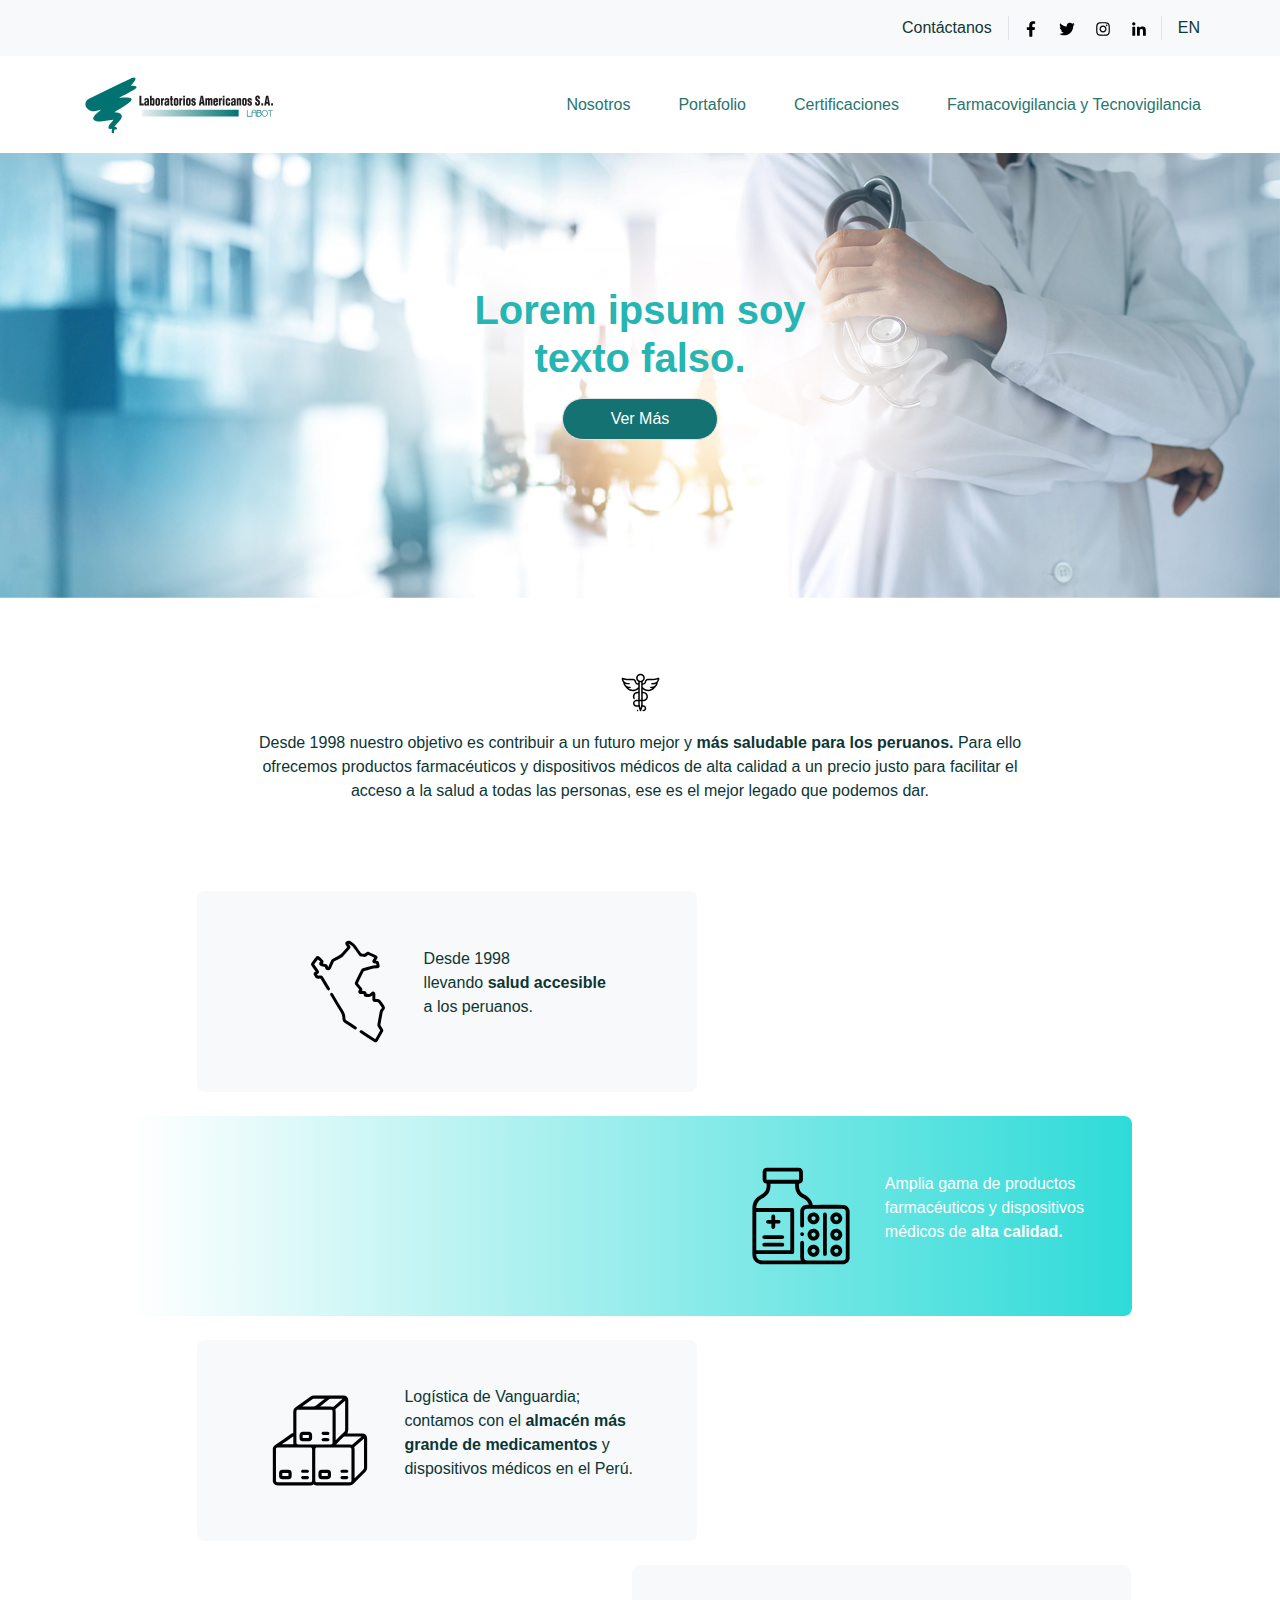
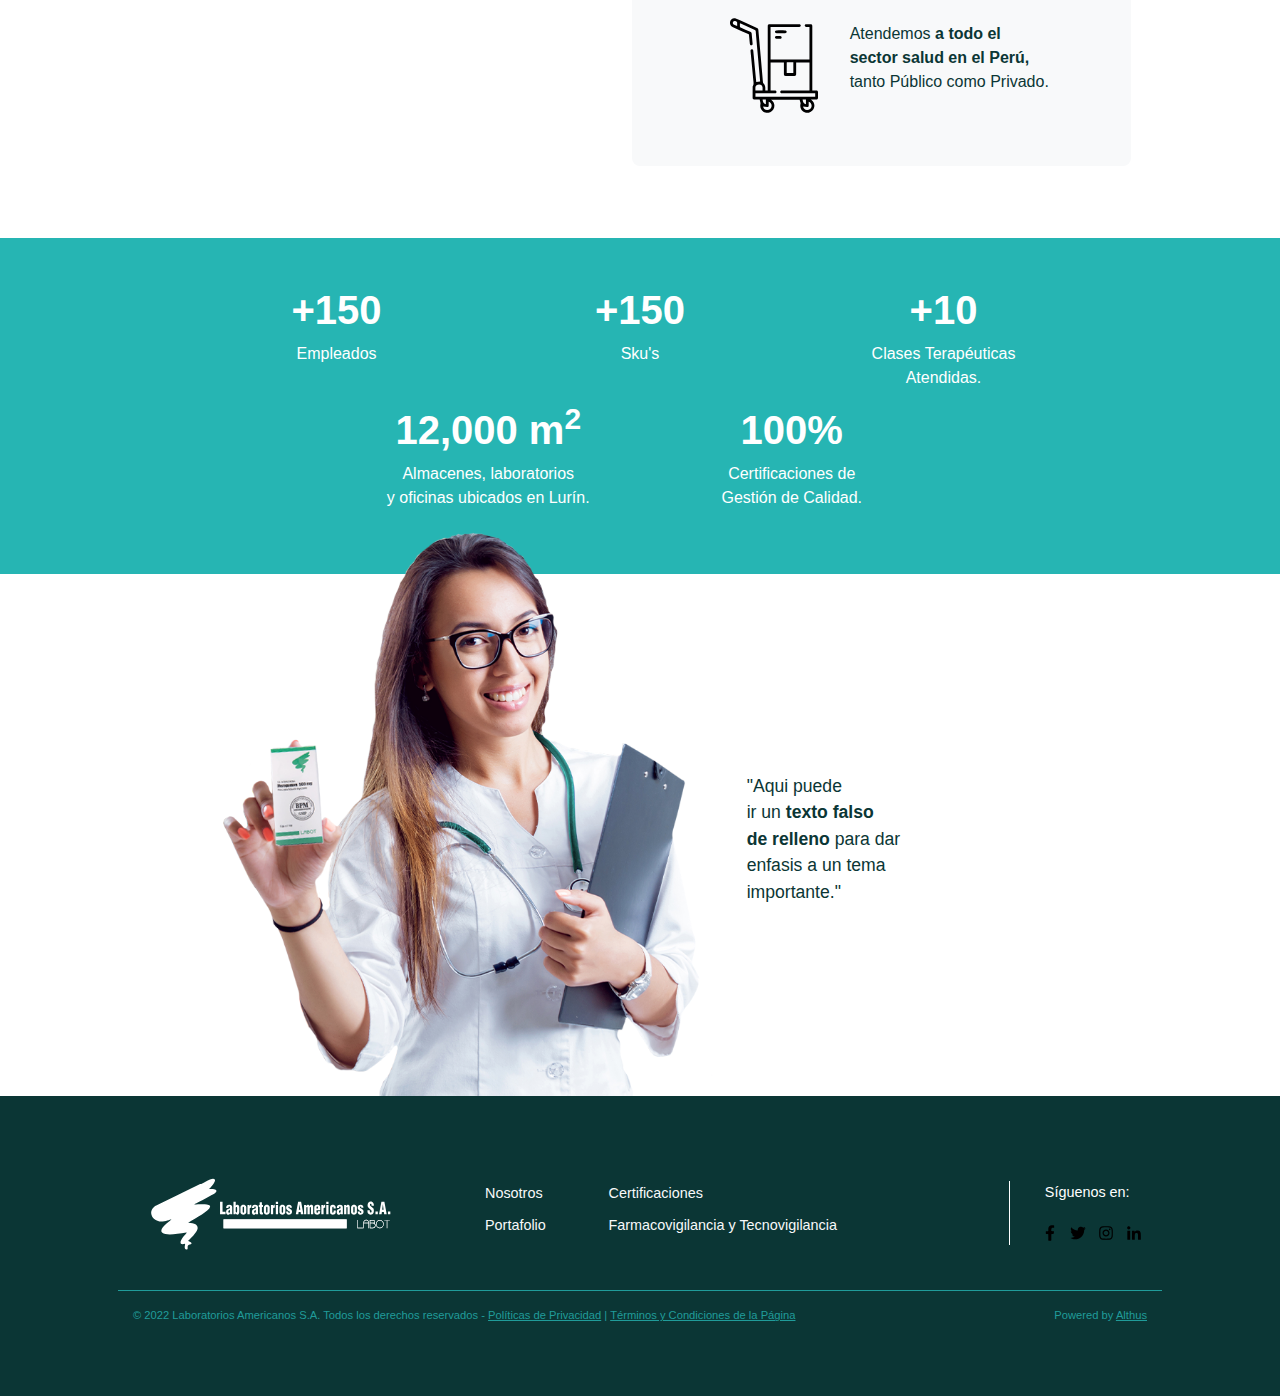
<file: index.html>
<!DOCTYPE html>
<html lang="en">
<head>
    <meta charset="UTF-8">
    <meta http-equiv="X-UA-Compatible" content="IE=edge">
    <meta name="viewport" content="width=device-width, initial-scale=1.0">
    <title>Laboratorios Americanos S.A. | LABOT</title>
    <link rel="stylesheet" href="css/bootstrap.min.css">
    <link rel="stylesheet" href="css/style.css">
</head>
<body>
    <!-- Parte superior de la Barra de Navegación -->
    <nav class="section-pre nav navbar navbar-expand navbar-light bg-light">
        <div class="container-fluid px-3">
            <ul class="navbar-nav ml-auto pr-5 align-items-center w-sm-100">
                <li class="nav-item">
                    <a class="nav-link border-right p-0 pr-3" href="#" style="color: rgb(18, 54, 51);">Contáctanos</a>
                </li>
                <li class="nav-item">
                    <a class="nav-link px-0 mx-2" href="#">
                        <img src="img/rrssFacebook.svg" width="20" alt="Facebook" class="ml-1">
                    </a>
                </li>
                <li class="nav-item">
                    <a class="nav-link px-0 mx-2" href="#">
                        <img src="img/rrssTwitter.svg" width="20" alt="Twitter">
                    </a>
                </li>
                <li class="nav-item">
                    <a class="nav-link px-0 mx-2" href="#">
                        <img src="img/rrssInstagram.svg" width="20" alt="Instagram">
                    </a>
                </li>
                <li class="nav-item">
                    <a class="nav-link px-0 mx-2" href="#">
                        <img src="img/rrssLinkedIn.svg" width="20" alt="LinkedIn" class="mr-1">
                    </a>
                </li>
                <li class="nav-item">
                    <a class="nav-link border-left p-0 pl-3" href="#" style="color: rgb(18, 54, 51);">EN</a>
                </li>
            </ul>
        </div>
    </nav>

    <!-- Logo y Barra de Navegación -->
    <nav class="navbar navbar-expand-md navbar-light">
        <div class="container-fluid">
            <a class="navbar-brand pl-md-5 pl-0" href="index.html">
                <img src="img/LogoLabot.svg" alt="logo" width="200">
            </a>

            <button class="navbar-toggler mr-4" type="button" data-toggle="collapse" data-target="#navbarSupportedContent" aria-controls="navbarSupportedContent" aria-expanded="false" aria-label="Toggle navigation">
                <span class="navbar-toggler-icon"></span>
            </button>

            <div class="collapse navbar-collapse pr-4" id="navbarSupportedContent">
                <ul class="navbar-nav ml-auto">
                    <li class="nav-item"><a class="nav-link mx-3" href="nosotros.html" style="color: rgb(39, 117, 111)">Nosotros</a></li>
                    <li class="nav-item"><a class="nav-link mx-3" href="portafolio.html" style="color: rgb(39, 117, 111)">Portafolio</a></li>
                    <li class="nav-item"><a class="nav-link mx-3" href="#" style="color: rgb(39, 117, 111)">Certificaciones</a></li>
                    <li class="nav-item"><a class="nav-link mx-3" href="#" style="color: rgb(39, 117, 111)">Farmacovigilancia y Tecnovigilancia</a></li>
                </ul>
            </div>
        </div>
    </nav>
    
    <!-- Cabecera -->
    <div class="container-fluid d-flex align-items-center position-relative" id="box-search"> 
        <div class="row section-image">
            <div class="image">
                <img src="img/BannerHome.jpg" alt="" class="img-fluid">
            </div>
            <div class="container-fluid section-0 text-center position-absolute w-sm-25" style="top: 30%;"> 
                <h1 class="font-weight-bold p-0" style="color: rgb(38, 181, 179);">Lorem ipsum soy <br>texto falso.</br></h1>
                <button class="rounded-pill border text-center px-4 px-sm-5 py-1 py-sm-2 my-2" style="background-color: rgb(21, 114, 114); color: white;">Ver Más</button> 
            </div>
        </div> 
    </div>

    <!-- Tema Principal -->
    <div class="container-fluid my-5">
        <div class="row">
            <div class="col d-flex flex-column align-items-center mx-lg-5 my-4">
                <img src="img/home001.svg" alt="home001" width="45">
                <div class="tema-principal text-center mx-5">
                    <p class="pt-3 col-sm-9 mx-auto" style="color: rgb(11, 54, 53);">Desde 1998 nuestro objetivo es contribuir a un futuro mejor y <b>más saludable para los peruanos.</b> Para ello ofrecemos productos farmacéuticos y dispositivos médicos de alta calidad a un precio justo para facilitar el acceso a la salud a todas las personas, ese es el mejor legado que podemos dar.</p>
                </div>
            </div>
        </div>
    </div>

    <!-- Características de la empresa -->
    <div class="container">
        <div class="row">
            <div class="container-fluid">
                <div class="section-1 d-flex align-items-center justify-content-center mb-4 bg-light" style="border-radius: 8px;">
                    <img src="img/home002.svg" width="120" alt="home002" class="mr-3">
                    <p style="color: rgb(11, 54, 53);">Desde 1998<br> llevando <b>salud accesible<br></b> a los peruanos.</p>
                </div>
            </div>
        </div>
        <div class="row">
            <div class="container-fluid">
                <div class="section-2 d-flex align-items-center justify-content-end mb-4 bg-danger pr-sm-5">
                    <img src="img/home003.svg" width="120" alt="home003" class="mr-4" style="transform: scaleX(-1);">
                    <p style="color: white">Amplia gama de productos<br> farmacéuticos y dispositivos<br> médicos de <b>alta calidad.</b></p>
                </div>
            </div>
        </div>
        <div class="row">
            <div class="container-fluid">
                <div class="section-1 d-flex align-items-center justify-content-center mb-4 bg-light" style="border-radius: 8px;">
                    <img src="img/home004.svg" width="120" alt="home004" class="mr-4">
                    <p style="color: rgb(11, 54, 53);">Logística de Vanguardia;<br> contamos con el <b>almacén más<br> grande de medicamentos</b> y<br> dispositivos médicos en el Perú.</p>
                </div>
            </div>
        </div>
        <div class="row">
            <div class="container-fluid d-flex justify-content-end">
                <div class="section-4 d-flex align-items-center justify-content-center mb-4 bg-light" style="border-radius: 8px;">
                    <img src="img/home005.svg" width="120" alt="home005" class="mr-3">
                    <p style="color: rgb(11, 54, 53);">Atendemos <b>a todo el<br> sector salud en el Perú,</b><br> tanto Público como Privado.</p>
                </div>
            </div>
        </div>
    </div>

    <!-- Contador o cantidad -->
    <div class="container-fluid py-5 px-5 my-5" style="background-color: rgb(38, 181, 179); color: white;">
        <div class="row section-5 d-flex justify-content-center">
            <div class="col-sm-2 col-12 text-center">
                <h2 class="h1 font-weight-bold">+150</h2>
                <p>Empleados</p>
            </div>
            <div class="col-sm-4 col-12 text-center">
                <h2 class="h1 font-weight-bold">+150</h2>
                <p>Sku's</p>
            </div>
            <div class="col-sm-2 col-12 text-center">
                <h2 class="h1 font-weight-bold">+10</h2>
                <p>Clases Terapéuticas<br> Atendidas.</p>
            </div>
        </div>
        <div class="row section-5 d-flex justify-content-center">
            <div class="col-sm-3 col-12 text-center">
                <h2 class="h1 font-weight-bold">12,000 m<sup>2</sup></h2>
                <p>Almacenes, laboratorios<br> y oficinas ubicados en Lurín.</p>
            </div>
            <div class="col-sm-3 col-12 text-center">
                <h2 class="h1 font-weight-bold">100%</h2>
                <p>Certificaciones de<br> Gestión de Calidad.</p>
            </div>
        </div>
    </div>


    <!-- Pequeña sección de mujer con texto --> 
    <div class="container-fluid position-relative">
        <div class="row section-6 d-flex align-items-center justify-content-start">
            <div class="position-absolute offset-md-2" style="top: -20.6%;">
                <img src="img/Chica-home.png" width="500" alt="" class="img-fluid">
            </div>
            <div class="offset-7 d-none d-md-block">
                <p style="color: rgb(11, 54, 53); font-size: 1.1rem;">"Aqui puede<br> ir un <b>texto falso<br> de relleno</b> para dar<br> enfasis a un tema<br> importante."</p>
            </div>
        </div>
    </div>

    <!-- Footer-->
    <div class="container-fluid mt-4 py-5 position-relative" style="background-color: rgb(11, 54, 53); color: white;">
        <div class="section-footer row container d-flex align-items-center mx-auto py-4">
            <div class="col-12 col-sm-4 text-center">
                <img src="img/LogoLabot-blanco.svg" alt="LogoBlanco" class="w-75 img-fluid">
            </div>
            <div class="col-8 col-sm-6">
                <div class="row container">
                    <div class="col-12 col-sm-3 mb-2">
                        <a class="text-light" href="nosotros.html" style="font-size: .9rem;">Nosotros</a>
                    </div>
                    <div class="col-12 col-sm-7 mb-2">
                        <a class="text-light" href="#" style="font-size: .9rem; color: white;">Certificaciones</a>
                    </div>
                    <div class="col-12 col-sm-3 mb-2">
                        <a class="text-light" href="portafolio.html" style="font-size: .9rem; color: white;">Portafolio</a>
                    </div>
                    <div class="col-12 col-sm-7 mb-2">
                        <a class="text-light" href="#" style="font-size: .9rem; color: white;">Farmacovigilancia y Tecnovigilancia</a>
                    </div>
                </div>
            </div>
            <div class="col-sm-2 col-12 text-center d-flex justify-content-center align-items-center">
                <div class="row container">
                    <p style="font-size: .9rem; padding-left: .3rem;">Síguenos en: </p>
                    <ul class="nav d-flex">
                        <li class="nav-item pr-2">
                            <a class="nav-link p-0" href="#">
                                <img src="img/rrssFacebook.svg" width="20" alt="Facebook">
                            </a>
                        </li>
                        <li class="nav-item pr-2">
                            <a class="nav-link p-0" href="#">
                                <img src="img/rrssTwitter.svg" width="20" alt="Twitter">
                            </a>
                        </li>
                        <li class="nav-item pr-2">
                            <a class="nav-link p-0" href="#">
                                <img src="img/rrssInstagram.svg" width="20" alt="Instagram">
                            </a>
                        </li>
                        <li class="nav-item pr-2">
                            <a class="nav-link p-0" href="#">
                                <img src="img/rrssLinkedIn.svg" width="20" alt="LinkedIn">
                            </a>
                        </li>
                    </ul>
                </div>
            </div>
        </div>
        <div class="container d-flex justify-content-center align-items-center my-2 px-5" style="color: rgb(32, 156, 154);">
            <div class="row container-fluid d-flex pt-3" style="justify-content: space-between; border-top: solid 1px rgb(32, 156, 154);">
                <div>
                    <p style="font-size: .7rem;">© 2022 Laboratorios Americanos S.A. Todos los derechos reservados - <a style="color: rgb(32, 156, 154); text-decoration: underline;"    href="#">Políticas de Privacidad</a> | <a style="color: rgb(32, 156, 154);; text-decoration: underline;"href="">Términos y Condiciones de la Página</a>
                    </p>
                </div>
                <div>
                    <p style="font-size: .7rem;">Powered by <a style="color:rgb(32, 156, 154);; text-decoration: underline;" href="https://www.althus.pe/" target="_blank">Althus</a></p>
                </div>
            </div>
        </div>
    </div>
    


    <script src="https://cdn.jsdelivr.net/npm/jquery@3.5.1/dist/jquery.slim.min.js" integrity="sha384-DfXdz2htPH0lsSSs5nCTpuj/zy4C+OGpamoFVy38MVBnE+IbbVYUew+OrCXaRkfj" crossorigin="anonymous"></script>
    <script src="https://cdn.jsdelivr.net/npm/bootstrap@4.6.2/dist/js/bootstrap.bundle.min.js" integrity="sha384-Fy6S3B9q64WdZWQUiU+q4/2Lc9npb8tCaSX9FK7E8HnRr0Jz8D6OP9dO5Vg3Q9ct" crossorigin="anonymous"></script>
</body>
</html>
</file>
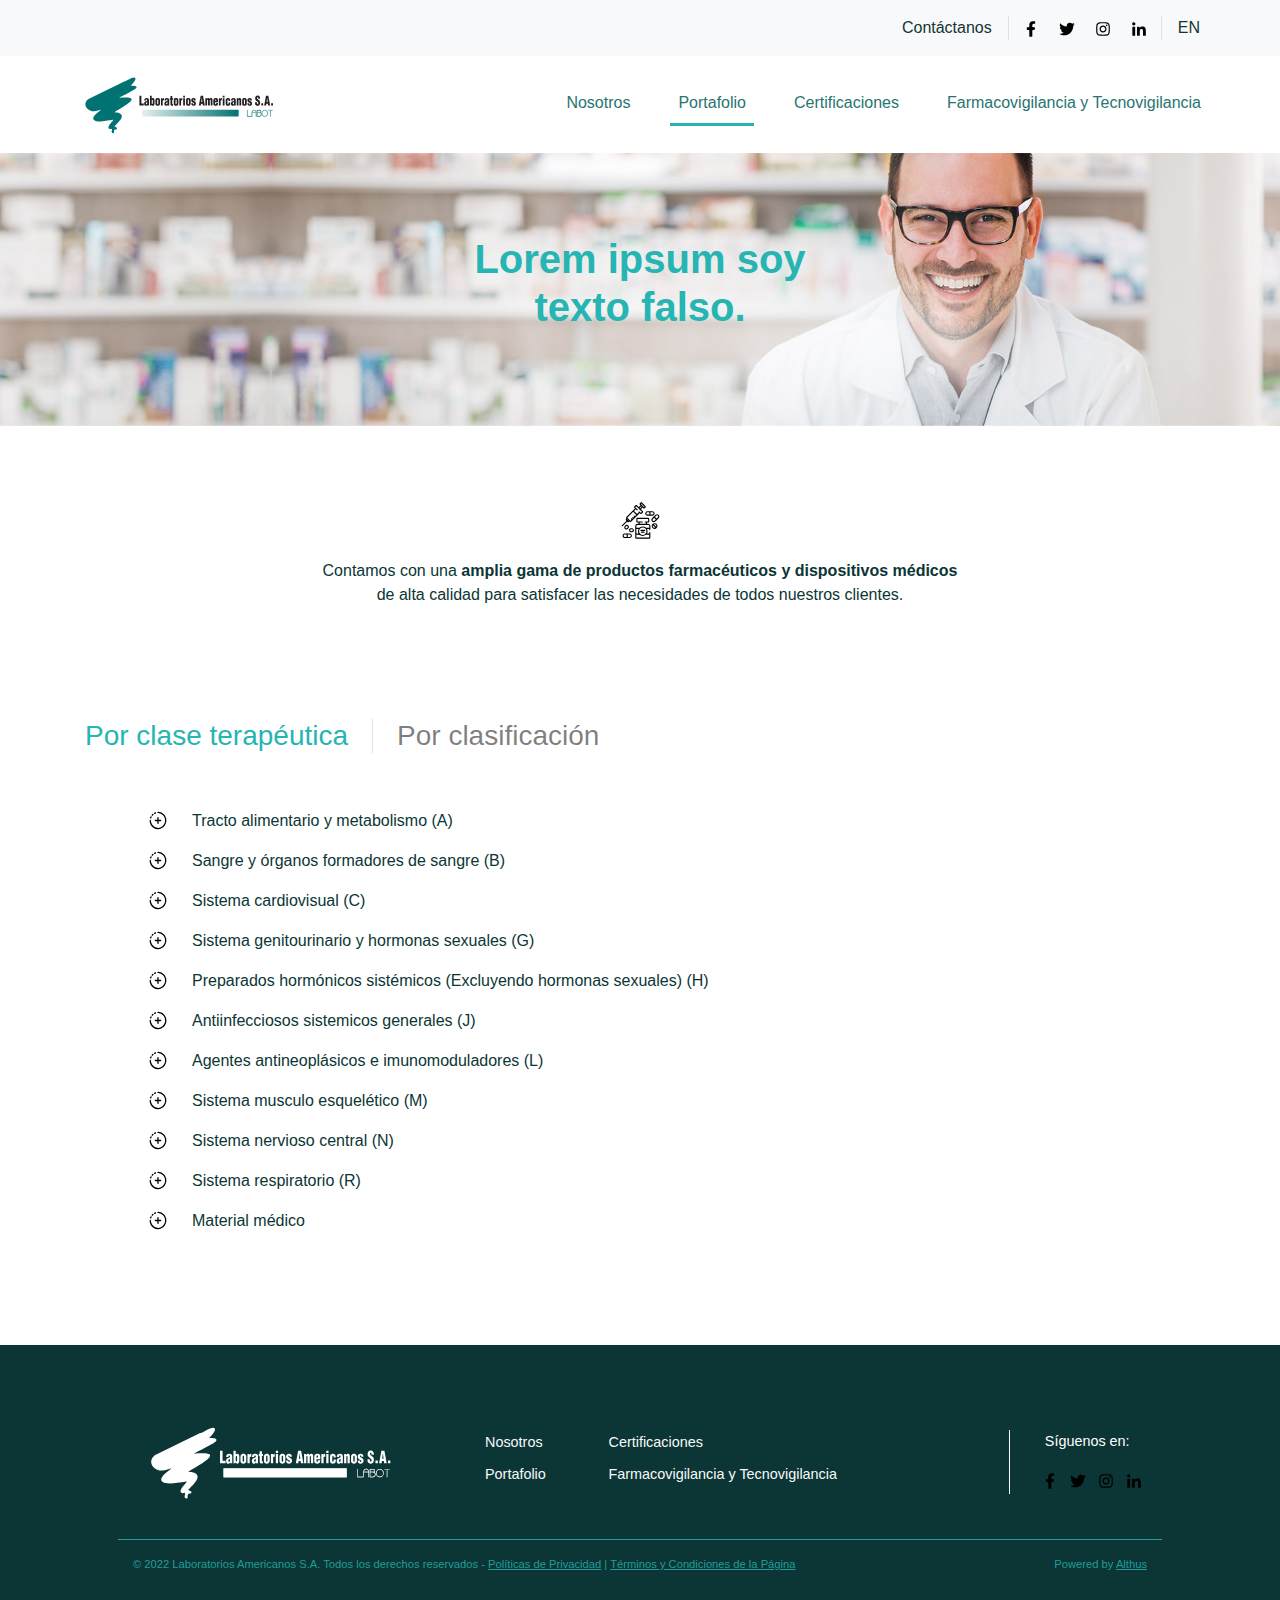
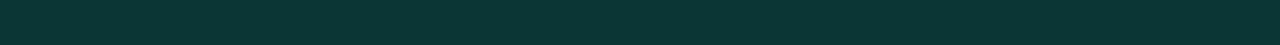
<file: portafolio.html>
<!DOCTYPE html>
<html lang="en">
<head>
    <meta charset="UTF-8">
    <meta http-equiv="X-UA-Compatible" content="IE=edge">
    <meta name="viewport" content="width=device-width, initial-scale=1.0">
    <title>Laboratorios Americanos S.A. | LABOT</title>
    <link rel="stylesheet" href="css/bootstrap.min.css">
    <link rel="stylesheet" href="css/style.css">
</head>
<body>
   <!-- Parte superior de la Barra de Navegación -->
   <nav class="section-pre nav navbar navbar-expand navbar-light bg-light">
        <div class="container-fluid px-3">
            <ul class="navbar-nav ml-auto pr-5 align-items-center w-sm-100">
                <li class="nav-item">
                    <a class="nav-link border-right p-0 pr-3" href="#" style="color: rgb(18, 54, 51);">Contáctanos</a>
                </li>
                <li class="nav-item">
                    <a class="nav-link px-0 mx-2" href="#">
                        <img src="img/rrssFacebook.svg" width="20" alt="Facebook" class="ml-1">
                    </a>
                </li>
                <li class="nav-item">
                    <a class="nav-link px-0 mx-2" href="#">
                        <img src="img/rrssTwitter.svg" width="20" alt="Twitter">
                    </a>
                </li>
                <li class="nav-item">
                    <a class="nav-link px-0 mx-2" href="#">
                        <img src="img/rrssInstagram.svg" width="20" alt="Instagram">
                    </a>
                </li>
                <li class="nav-item">
                    <a class="nav-link px-0 mx-2" href="#">
                        <img src="img/rrssLinkedIn.svg" width="20" alt="LinkedIn" class="mr-1">
                    </a>
                </li>
                <li class="nav-item">
                    <a class="nav-link border-left p-0 pl-3" href="#" style="color: rgb(18, 54, 51);">EN</a>
                </li>
            </ul>
        </div>
   </nav>

    <!-- Logo y Barra de Navegación -->
    <nav class="navbar navbar-expand-md navbar-light">
        <div class="container-fluid">
            <a class="navbar-brand pl-md-5 pl-0" href="index.html">
                <img src="img/LogoLabot.svg" alt="logo" width="200">
            </a>

            <button class="navbar-toggler mr-4" type="button" data-toggle="collapse" data-target="#navbarSupportedContent" aria-controls="navbarSupportedContent" aria-expanded="false" aria-label="Toggle navigation">
                <span class="navbar-toggler-icon"></span>
            </button>

            <div class="collapse navbar-collapse pr-4" id="navbarSupportedContent">
                <ul class="navbar-nav ml-auto">
                    <li class="nav-item"><a class="nav-link mx-3" href="nosotros.html" style="color: rgb(39, 117, 111)">Nosotros</a></li>
                    <li class="nav-item"><a class="nav-link active mx-3" href="portafolio.html" style="color: rgb(39, 117, 111)">Portafolio</a></li>
                    <li class="nav-item"><a class="nav-link mx-3" href="#" style="color: rgb(39, 117, 111)">Certificaciones</a></li>
                    <li class="nav-item"><a class="nav-link mx-3" href="#" style="color: rgb(39, 117, 111)">Farmacovigilancia y Tecnovigilancia</a></li>
                </ul>
            </div>
        </div>
    </nav>

    <!-- Cabecera -->
    <div class="container-fluid d-flex align-items-center position-relative" id="box-search"> 
        <div class="row section-image-porta">
            <div class="image">
                <img src="img/Banner-SecPortafolio.jpg" alt="portafolio" class="img-fluid">
            </div>
            <div class="container-fluid section-0 text-center position-absolute w-sm-20" style="top: 30%;"> 
                <h1 class="font-weight-bold p-0" style="color: rgb(38, 181, 179);">Lorem ipsum soy <br>texto falso.</h1>
            </div>
        </div> 
    </div>

    <!-- Tema Principal -->
    <div class="container-fluid mt-5 mb-0">
        <div class="row">
            <div class="col d-flex flex-column align-items-center mx-lg-5 my-4">
                <img src="img/portafolio001.svg" alt="portafolio001" width="45">
                <div class="tema-principal text-center col-sm-8 mx-5">
                    <p class="pt-3 mx-lg-5" style="color: rgb(11, 54, 53);">Contamos con una<b> amplia gama de productos farmacéuticos y dispositivos médicos</b> de alta calidad para satisfacer las necesidades de todos nuestros clientes.</p>
                </div>
            </div>
        </div>
    </div>

    <!-- Clasificacion -->
    <div class="container py-5">
        <div class="row">
            <div class="d-md-flex col-md-12 pt-4">
                <h3 class="mr-4" style="color: rgb(38, 181, 179);">Por clase terapéutica</h3>
                <h3 class="border-left pl-4 text-black-50">Por clasificación</h3>
            </div>
        </div>
        <div class="clasificacion col-11 col-sm-12 my-5 ml-sm-5 ml-3" style="color: rgb(11, 54, 53);">
            <div class="d-flex align-items-center">
                <img src="img/portafolio002.svg" width="20" alt="" class="pb-3">
                <p class="ml-4">Tracto alimentario y metabolismo (A)</p>
            </div>
            <div class="d-flex align-items-center">
                <img src="img/portafolio002.svg" width="20" alt="" class="pb-3">
                <p class="ml-4">Sangre y órganos formadores de sangre (B)</p>
            </div>
            <div class="d-flex align-items-center">
                <img src="img/portafolio002.svg" width="20" alt="" class="pb-3">
                <p class="ml-4">Sistema cardiovisual (C)</p>
            </div>
            <div class="d-flex align-items-center">
                <img src="img/portafolio002.svg" width="20" alt="" class="pb-3">
                <p class="ml-4">Sistema genitourinario y hormonas sexuales (G)</p>
            </div>
            <div class="d-flex align-items-center">
                <img src="img/portafolio002.svg" width="20" alt="" class="pb-3">
                <p class="ml-4">Preparados hormónicos sistémicos (Excluyendo hormonas sexuales) (H)</p>
            </div>
            <div class="d-flex align-items-center">
                <img src="img/portafolio002.svg" width="20" alt="" class="pb-3">
                <p class="ml-4">Antiinfecciosos sistemicos generales (J)</p>
            </div>
            <div class="d-flex align-items-center">
                <img src="img/portafolio002.svg" width="20" alt="" class="pb-3">
                <p class="ml-4">Agentes antineoplásicos e imunomoduladores (L)</p>
            </div>
            <div class="d-flex align-items-center">
                <img src="img/portafolio002.svg" width="20" alt="" class="pb-3">
                <p class="ml-4">Sistema musculo esquelético (M)</p>
            </div>
            <div class="d-flex align-items-center">
                <img src="img/portafolio002.svg" width="20" alt="" class="pb-3">
                <p class="ml-4">Sistema nervioso central (N)</p>
            </div>
            <div class="d-flex align-items-center">
                <img src="img/portafolio002.svg" width="20" alt="" class="pb-3">
                <p class="ml-4">Sistema respiratorio (R)</p>
            </div>
            <div class="d-flex align-items-center">
                <img src="img/portafolio002.svg" width="20" alt="" class="pb-3">
                <p class="ml-4">Material médico</p>
            </div>
        </div>
    </div>

    <!-- Footer-->
    <div class="container-fluid py-5 position-relative" style="background-color: rgb(11, 54, 53); color: white;">
        <div class="section-footer row container d-flex align-items-center mx-auto py-4">
            <div class="col-12 col-sm-4 text-center">
                <img src="img/LogoLabot-blanco.svg" alt="LogoBlanco" class="w-75 img-fluid">
            </div>
            <div class="col-8 col-sm-6">
                <div class="row container">
                    <div class="col-12 col-sm-3 mb-2">
                        <a class="text-light" href="nosotros.html" style="font-size: .9rem;">Nosotros</a>
                    </div>
                    <div class="col-12 col-sm-7 mb-2">
                        <a class="text-light" href="#" style="font-size: .9rem; color: white;">Certificaciones</a>
                    </div>
                    <div class="col-12 col-sm-3 mb-2">
                        <a class="text-light" href="portafolio.html" style="font-size: .9rem; color: white;">Portafolio</a>
                    </div>
                    <div class="col-12 col-sm-7 mb-2">
                        <a class="text-light" href="#" style="font-size: .9rem; color: white;">Farmacovigilancia y Tecnovigilancia</a>
                    </div>
                </div>
            </div>
            <div class="col-sm-2 col-12 text-center d-flex justify-content-center align-items-center">
                <div class="row container">
                    <p style="font-size: .9rem; padding-left: .3rem;">Síguenos en: </p>
                    <ul class="nav d-flex">
                        <li class="nav-item pr-2">
                            <a class="nav-link p-0" href="#">
                                <img src="img/rrssFacebook.svg" width="20" alt="Facebook">
                            </a>
                        </li>
                        <li class="nav-item pr-2">
                            <a class="nav-link p-0" href="#">
                                <img src="img/rrssTwitter.svg" width="20" alt="Twitter">
                            </a>
                        </li>
                        <li class="nav-item pr-2">
                            <a class="nav-link p-0" href="#">
                                <img src="img/rrssInstagram.svg" width="20" alt="Instagram">
                            </a>
                        </li>
                        <li class="nav-item pr-2">
                            <a class="nav-link p-0" href="#">
                                <img src="img/rrssLinkedIn.svg" width="20" alt="LinkedIn">
                            </a>
                        </li>
                    </ul>
                </div>
            </div>
        </div>
        <div class="container d-flex justify-content-center align-items-center my-2 px-5" style="color: rgb(32, 156, 154);">
            <div class="row container-fluid d-flex pt-3" style="justify-content: space-between; border-top: solid 1px rgb(32, 156, 154);">
                <div>
                    <p style="font-size: .7rem;">© 2022 Laboratorios Americanos S.A. Todos los derechos reservados - <a style="color: rgb(32, 156, 154); text-decoration: underline;"    href="#">Políticas de Privacidad</a> | <a style="color: rgb(32, 156, 154);; text-decoration: underline;"href="">Términos y Condiciones de la Página</a>
                    </p>
                </div>
                <div>
                    <p style="font-size: .7rem;">Powered by <a style="color:rgb(32, 156, 154);; text-decoration: underline;" href="https://www.althus.pe/" target="_blank">Althus</a></p>
                </div>
            </div>
        </div>
    </div>
    
    <script src="https://cdn.jsdelivr.net/npm/jquery@3.5.1/dist/jquery.slim.min.js" integrity="sha384-DfXdz2htPH0lsSSs5nCTpuj/zy4C+OGpamoFVy38MVBnE+IbbVYUew+OrCXaRkfj" crossorigin="anonymous"></script>
    <script src="https://cdn.jsdelivr.net/npm/bootstrap@4.6.2/dist/js/bootstrap.bundle.min.js" integrity="sha384-Fy6S3B9q64WdZWQUiU+q4/2Lc9npb8tCaSX9FK7E8HnRr0Jz8D6OP9dO5Vg3Q9ct" crossorigin="anonymous"></script>
</body>
</html>
</file>
<file: css/style.css>
html, body{
    overflow-x: hidden;
}

.navbar .nav li a:hover{
    text-decoration: underline;
}

.active{
    border-bottom: solid 3px rgb(38, 181, 179);
}

.section-1{
    width: 45%;
    padding: 2.5rem;
    margin-left: 7rem;
}

.section-2{
    width: 90%;
    padding: 2.5rem;
    margin-left: 3rem;
    background: linear-gradient(to right, #ffffff, rgb(46, 219, 216));
    border-radius: 8px;
}

.section-4{
    width: 45%;
    padding: 2.5rem;
    margin-right: 4rem;
}

.section-footer .col-8{
    border-right: solid 1px white;
}

.section-6{
    height: 450px;
}

.mivi{
    top: -15%;
    border-radius: 50%;
    border: 3px;
    background-color: rgb(247, 247, 247);
    z-index: 9999;
}


@media (max-width: 992px){  
    .section-1{
        width: 100%;
        margin-left: 0;
    }

    .section-2{
        width: 100%;
        margin: auto;
        margin-left: 0;
    }

    .section-4{
        width: 100%;
        margin: auto;
    }
}

@media (max-width: 767px){
    .section-8{
        padding-top: 1rem;
    }
}

@media (max-width: 576px){
    .section-5{
        display: flex;
        flex-direction: column;
        align-items: center;
    }

    .section-5 .col-6{
        text-align: center;
    }

    .section-0{
        width: 100%;
    }

    .section-0 h1{
        font-size: 1.5rem;
    }

    .section-0 button{
        padding: 0;
    }

    .section-image img{
        height: 30vh;
        object-fit: cover;
        overflow: hidden;
    }

    .section-image-porta img{
        height: 20vh;
        object-fit: cover;
    }

    .section-footer{
        display: flex;
        flex-direction: column;
    }
    .section-6{
        height: 280px;
    }
    .tema-principal p, .parrafo-grande p{
        text-align: justify;
    }
}

@media (max-width: 373px){
    .section-1, .section-2, .section-4, .section-7{
        flex-direction: column;
        text-align: center;
    }

    .section-footer .col-8{
        border-bottom: solid 1px white;
        border-right: none;
        margin: 1rem 0;
    }
    .valores{
        padding-top: 4rem;
    }
}
</file>
